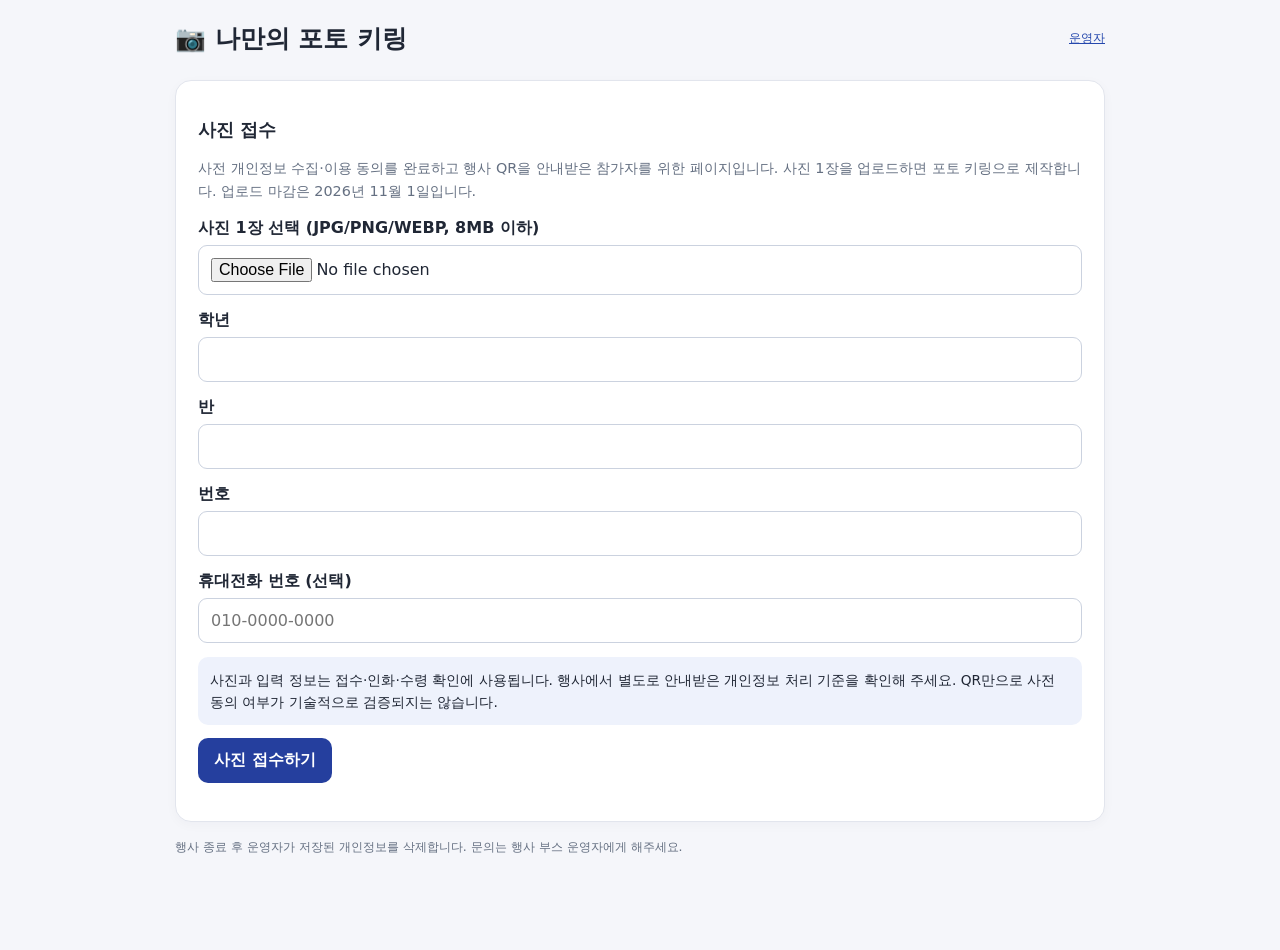
<file: index.html>
<!doctype html><html lang="ko"><head><meta charset="utf-8"><meta name="viewport" content="width=device-width,initial-scale=1"><title>포토 키링 · 사진 접수</title><link rel="stylesheet" href="style.css"></head><body><main><header><h1>📷 나만의 포토 키링</h1><a href="admin.html" class="small">운영자</a></header><section class="card"><h2>사진 접수</h2><p class="muted">사전 개인정보 수집·이용 동의를 완료하고 행사 QR을 안내받은 참가자를 위한 페이지입니다. 사진 1장을 업로드하면 포토 키링으로 제작합니다. 업로드 마감은 2026년 11월 1일입니다.</p><form id="form"><label for="photo">사진 1장 선택 (JPG/PNG/WEBP, 8MB 이하)</label><input id="photo" type="file" accept="image/jpeg,image/png,image/webp" required><img id="preview" class="preview hidden" alt="선택한 사진 미리보기"><label for="grade">학년</label><input id="grade" type="number" inputmode="numeric" min="1" max="6" step="1" required><label for="classNo">반</label><input id="classNo" type="number" inputmode="numeric" min="1" max="99" step="1" required><label for="studentNo">번호</label><input id="studentNo" type="number" inputmode="numeric" min="1" max="99" step="1" required><label for="phone">휴대전화 번호 (선택)</label><input id="phone" type="tel" inputmode="tel" maxlength="20" placeholder="010-0000-0000"><p class="notice">사진과 입력 정보는 접수·인화·수령 확인에 사용됩니다. 행사에서 별도로 안내받은 개인정보 처리 기준을 확인해 주세요. QR만으로 사전 동의 여부가 기술적으로 검증되지는 않습니다.</p><button id="submit" type="submit">사진 접수하기</button><p id="msg" role="status"></p></form></section><section id="result" class="card hidden"><h2>접수 완료</h2><p>아래 번호를 캡처해 두었다가 사진을 수령할 때 보여주세요.</p><div id="ticket" class="ticket"></div><p class="muted">접수한 사진은 포토 키링으로 제작합니다.</p></section><p class="muted small">행사 종료 후 운영자가 저장된 개인정보를 삭제합니다. 문의는 행사 부스 운영자에게 해주세요.</p></main><script src="config.js"></script><script src="student.js?v=20261030-school-id"></script></body></html>
</file>
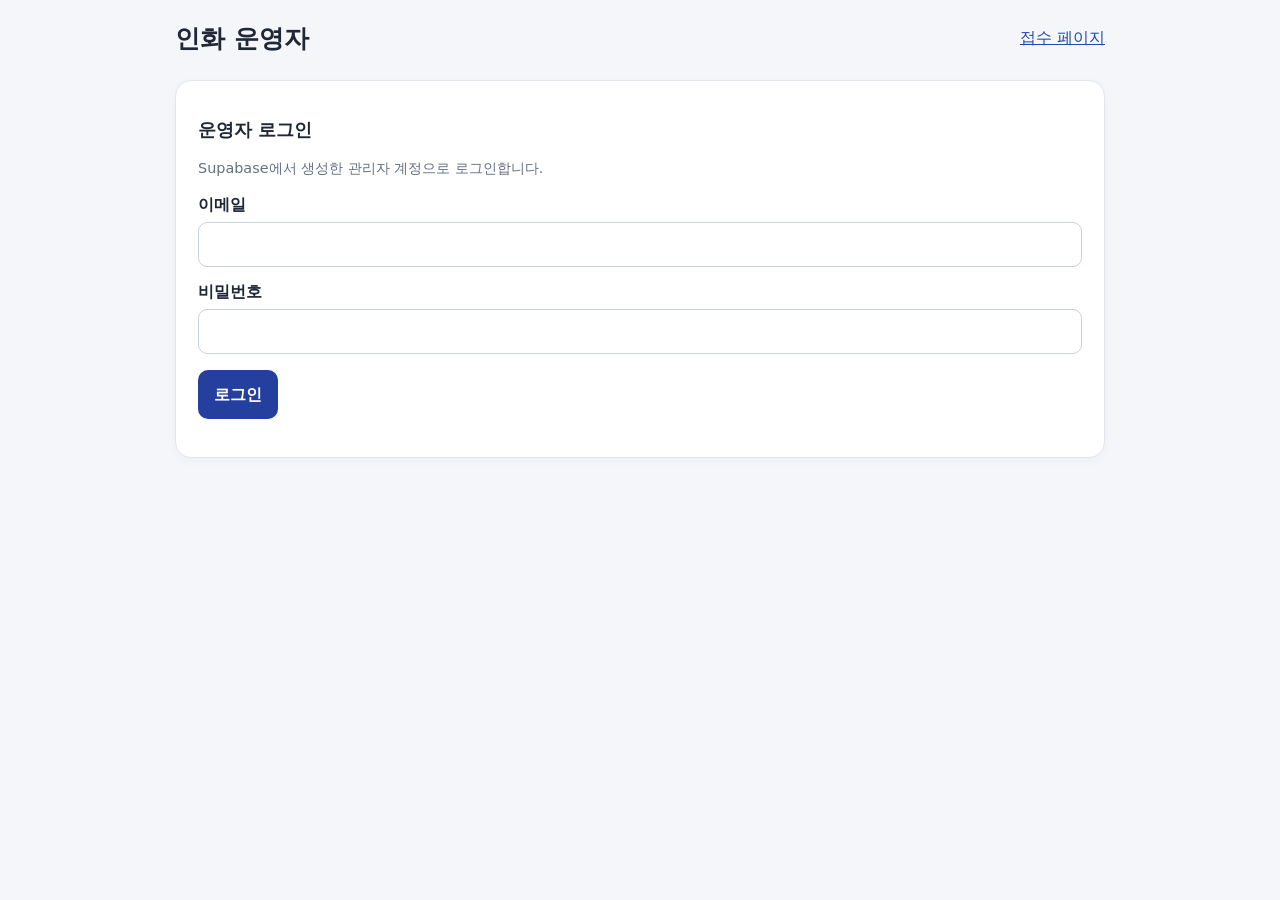
<file: admin.html>
<!doctype html><html lang="ko"><head><meta charset="utf-8"><meta name="viewport" content="width=device-width,initial-scale=1"><title>증명사진 부스 · 운영자</title><link rel="stylesheet" href="style.css"></head><body><main><header><h1>인화 운영자</h1><a href="index.html">접수 페이지</a></header><section id="loginBox" class="card"><h2>운영자 로그인</h2><p class="muted">Supabase에서 생성한 관리자 계정으로 로그인합니다.</p><label>이메일</label><input id="email" type="email" autocomplete="username"><label>비밀번호</label><input id="password" type="password" autocomplete="current-password"><p><button id="login">로그인</button></p><p id="loginMsg" class="error"></p></section><div id="dashboard" class="hidden"><section class="card"><div class="row spread"><h2>접수 현황</h2><button id="logout" class="secondary">로그아웃</button></div><div class="toolbar"><button id="refresh" class="secondary">새로고침</button><select id="filter"><option value="all">전체</option><option value="waiting">대기</option><option value="printed">출력 완료</option><option value="received">수령 완료</option></select><input id="search" placeholder="접수번호 / 학년 반 번호 검색"></div><p id="count" class="muted"></p><div id="entries" class="grid"></div></section><section class="card"><h2>2.9×3.9cm 인화용 PNG</h2><p class="muted">대기 중인 사진 2개를 선택하거나 1개만 선택해 빈 칸으로 출력할 수 있습니다. 사진 한 칸은 29×39mm이며, 미리보기에서 사진 위치와 확대를 조절할 수 있습니다.</p><div class="row"><button id="make" class="secondary">선택한 사진 배치</button><button id="clear" class="secondary">선택 해제</button></div><div id="edit" class="hidden"><div id="editFields"></div><label><input id="guides" type="checkbox" checked style="width:auto"> 재단선·10mm 눈금 표시</label><p><canvas id="canvas" width="1200" height="1200"></canvas></p><div class="row"><button id="save">PNG 저장</button><button id="printed" class="secondary">선택 건 출력 완료</button></div><p class="notice">PNG 저장 후 안드로이드 갤러리에서 코닥 앱으로 열어 출력하세요. 출력 크기는 시험 인화로 보정해야 합니다. 정사각형 PNG(1200×1200px)를 76.2×76.2mm 인화지 전체에 맞추면 사진 한 칸은 29×39mm(2.9×3.9cm)입니다. 코닥 앱의 추가 확대·자동 자르기 설정을 확인하고, 시험 인화에서 10mm 눈금과 사진 크기를 확인하세요.</p></div></section><section class="card"><h2>개인정보 관리</h2><p class="muted">수령 완료 후 개별 삭제하거나 행사 종료 후 전체 삭제하세요. 삭제된 사진과 접수 정보는 복구할 수 없습니다.</p><button id="deleteAll" class="danger">전체 접수 정보 삭제</button><p id="status" role="status"></p></section></div></main><script src="config.js"></script><script type="module" src="admin.js?v=20261017-2939"></script></body></html>
</file>
<file: style.css>
:root{font-family:system-ui,'Noto Sans KR',sans-serif;color:#202735;background:#f5f6fa}*{box-sizing:border-box}body{margin:0}main{max-width:960px;margin:auto;padding:22px 15px 80px}header{display:flex;align-items:center;justify-content:space-between;gap:12px;margin-bottom:25px}h1{font-size:1.55rem;margin:0}h2{font-size:1.12rem}p{line-height:1.6}.card{background:#fff;border:1px solid #e2e5ed;border-radius:16px;padding:22px;margin-bottom:15px;box-shadow:0 3px 12px #19213c08}.muted{color:#657082;font-size:.9rem}.small{font-size:.78rem}label{display:block;font-weight:650;margin:15px 0 6px}input,select{width:100%;font:inherit;border:1px solid #cbd2df;border-radius:9px;padding:12px;background:#fff}input[type=file]{padding:12px}button,.button{background:#253f9e;color:white;border:0;border-radius:10px;padding:12px 16px;font:inherit;font-weight:650;cursor:pointer;text-decoration:none;display:inline-block}button:disabled{opacity:.45;cursor:default}.secondary{background:#e8ecf8;color:#253f9e}.danger{background:#a32634}.row{display:flex;align-items:center;gap:10px;flex-wrap:wrap}.spread{justify-content:space-between}.hidden{display:none!important}.preview{width:100%;max-height:260px;object-fit:contain;background:#f1f2f6;border-radius:8px;margin-top:12px}.ticket{font-size:2rem;font-weight:800;letter-spacing:2px}.grid{display:grid;grid-template-columns:repeat(auto-fill,minmax(145px,1fr));gap:12px}.entry{border:2px solid #e1e5ee;border-radius:12px;padding:9px;background:white;cursor:pointer}.entry.selected{border-color:#315bd2;background:#edf2ff}.entry img{width:100%;aspect-ratio:3/4;object-fit:cover;background:#edf0f4;border-radius:6px}.entry .meta{font-size:.8rem;word-break:break-word}.entry button{font-size:.75rem;padding:7px 8px}.notice{background:#eef2fc;border-radius:10px;padding:12px;font-size:.86rem}.error{color:#b22235}.success{color:#17664a}.toolbar{display:flex;gap:8px;flex-wrap:wrap;align-items:center}.toolbar>*{flex:1;min-width:125px}.crop{width:100%;max-width:360px;aspect-ratio:3/4;object-fit:cover;border:1px solid #cbd2df}canvas{width:100%;max-width:420px;border:1px solid #ddd;background:white}.sticky{position:sticky;bottom:0;background:#fff;border:1px solid #dce2f0;border-radius:12px;padding:10px;margin-top:15px}a{color:#2548ad}@media(max-width:480px){.card{padding:16px}}
</file>
